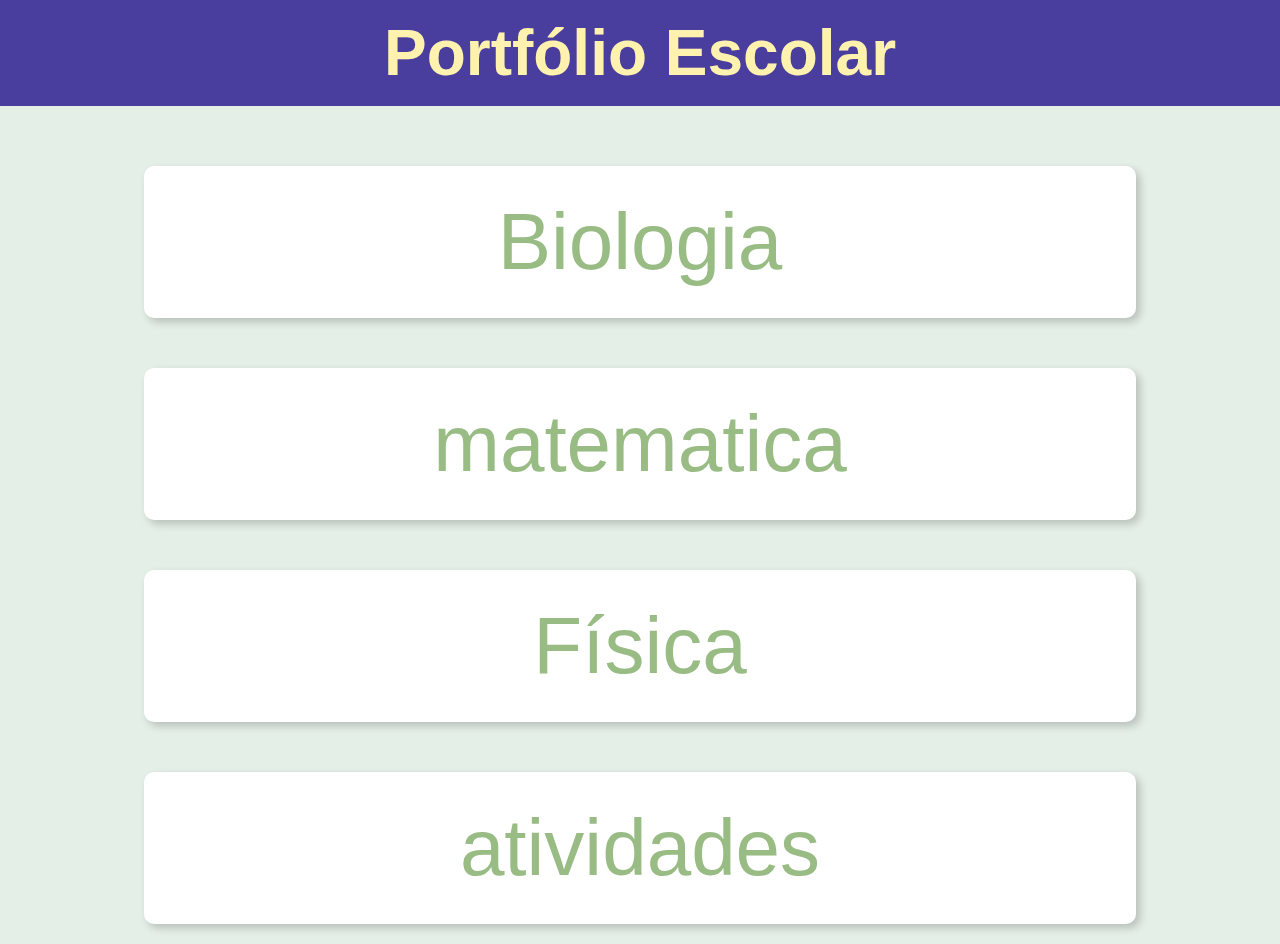
<file: index.html>
<!DOCTYPE html>
<html lang="pt-br">

<head>
    <meta charset="UTF-8">
    <meta http-equiv="X-UA-Compatible" content="IE=edge">
    <meta name="viewport" content="width=device-width, initial-scale=1.0">
    <title>Portfólio</title>
    <link rel="stylesheet" href="styles.css">
    <link href="https://fonts.googleapis.com/icon?family=Material+Icons" rel="stylesheet">

</head>

<body>
    <header>
        <div class="portfolio">
            <h1>Portfólio Escolar</h1>
        </div>
    </header>
    
    <main>
        <section class="container">
            <div class="disciplina">
                <a href="biologia.html"> Biologia</a>
            </div>
             <div class="disciplina">
                <a href="matematica.html"> matematica</a>
            </div>
            <div class="disciplina">
                <a href="fisica.html"> Física</a>
            </div>
            <div class="disciplina">
                <a href="#"> atividades</a>
            </div>
        </section>
    </main>
    <footer></footer>
</body>

</html>
</file>
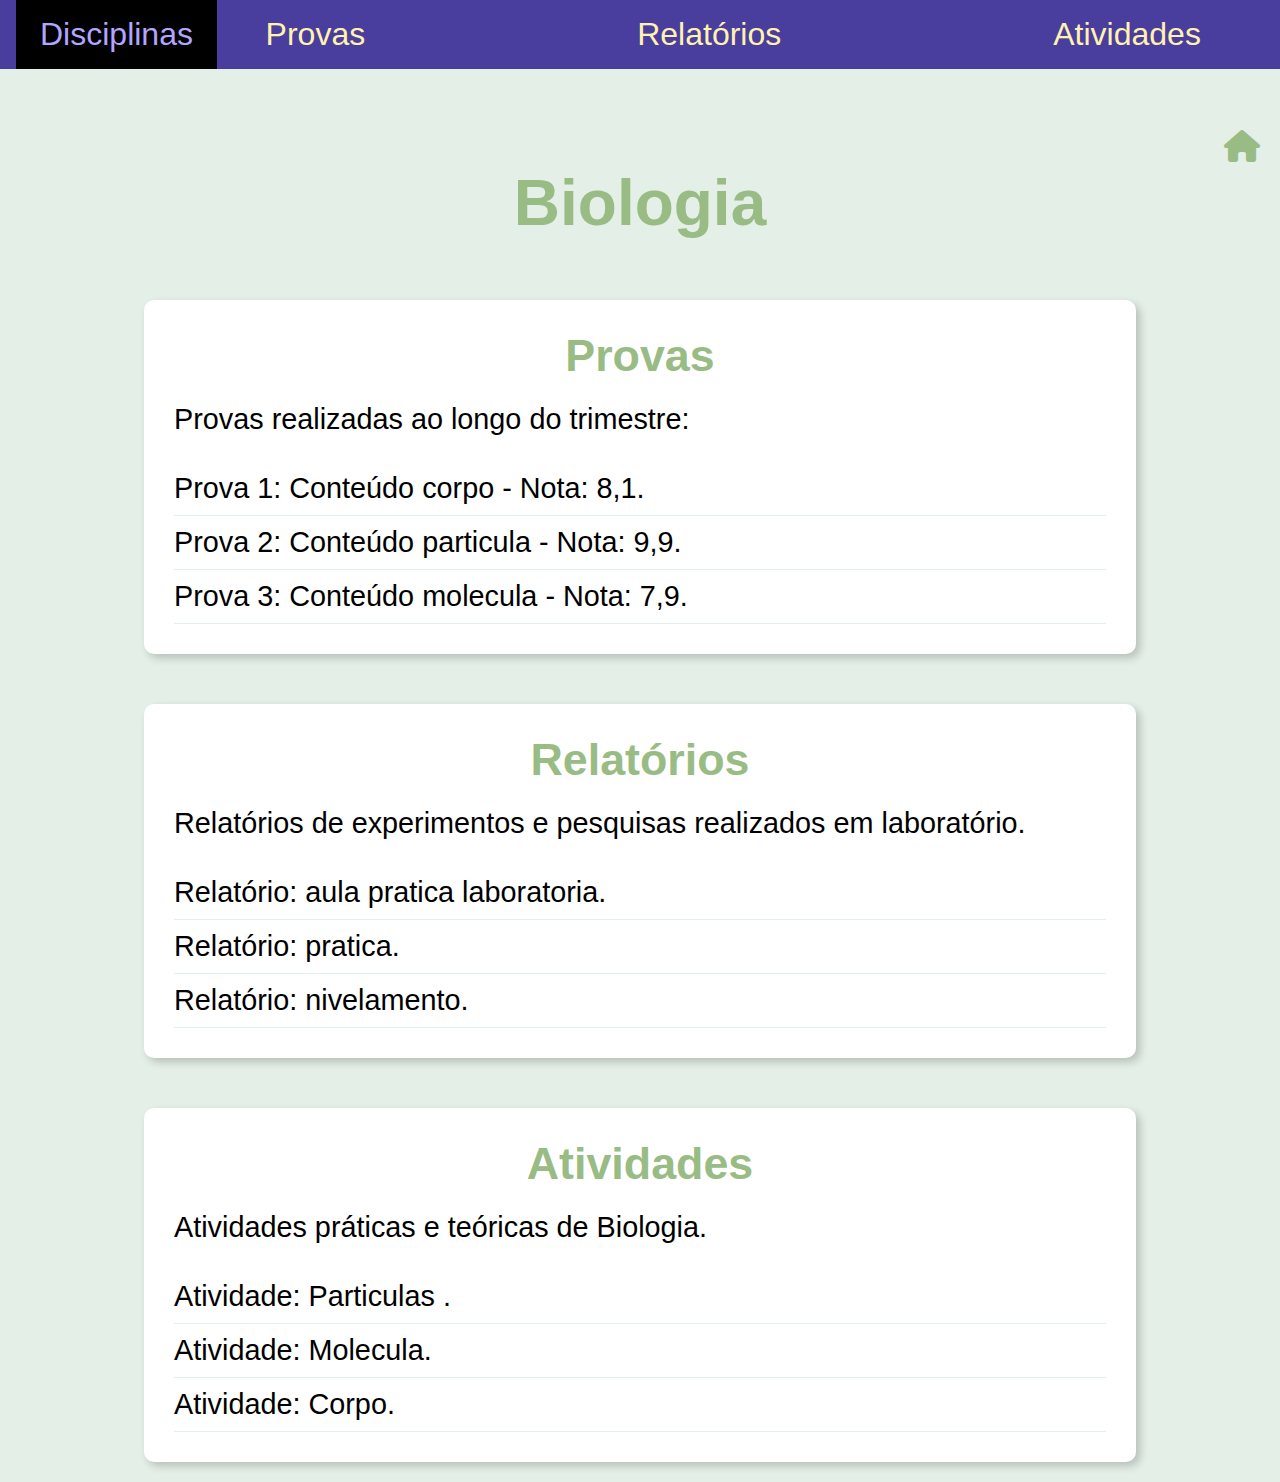
<file: biologia.html>
<!DOCTYPE html>
<html lang="pt-br">

<head>
    <meta charset="UTF-8">
    <meta http-equiv="X-UA-Compatible" content="IE=edge">
    <meta name="viewport" content="width=device-width, initial-scale=1.0">
    <title>Portfólio de Biologia</title>
    <link rel="stylesheet" href="biologia.css">
    <link rel="stylesheet" href="https://cdnjs.cloudflare.com/ajax/libs/font-awesome/6.7.2/css/all.min.css"
        integrity="sha512-Evv84Mr4kqVGRNSgIGL/F/aIDqQb7xQ2vcrdIwxfjThSH8CSR7PBEakCr51Ck+w+/U6swU2Im1vVX0SVk9ABhg=="
        crossorigin="anonymous" referrerpolicy="no-referrer" />
    <link href="https://fonts.googleapis.com/icon?family=Material+Icons" rel="stylesheet">

</head>

<body>
    <header>

        <div class="menu-disciplina">
            <input type="checkbox" id="menu-toggle">
            <label for="menu-toggle" class="botao-disciplinas">Disciplinas</label>
            <div class="lista-vertical">
                <a href="#">Matemática</a>
                <a href="#">Física</a>
                <a href="#">Química</a>
            </div>
        </div>


        <div class="links-principais">
            <ul class="lista-horizontal">
                <li><a href="#provas">Provas</a></li>
                <li><a href="#relatorios">Relatórios</a></li>
                <li><a href="#atividades">Atividades</a></li>
            </ul>
        </div>
    </header>
    <main>
        <!-- section.class1>div*3.class2>h2+p -->
        <div class="home">
            <a href="./index.html"><i class="fa-solid fa-house"></i></a>
        </div>
        <!-- section.class>div*3.class2>h2+p -->
        <h1>Biologia</h1>
        <section class="biologia-container">
            <div id="provas" class="conteudo">
                <h2>Provas</h2>
                <p>Provas realizadas ao longo do trimestre:</p>
                <ul>
                    <li>Prova 1: Conteúdo corpo - Nota: 8,1.<span class="block"> <br>gripe</span>
                    </li>
                    <li>Prova 2: Conteúdo particula - Nota: 9,9.</li>
                    <li>Prova 3: Conteúdo molecula - Nota: 7,9.</li>
                </ul>
            </div>
            <div id="relatorios" class="conteudo">
                <h2>Relatórios</h2>
                <p>Relatórios de experimentos e pesquisas realizados em laboratório.</p>
                <ul>
                    <li>Relatório: aula pratica laboratoria. <span class="opacidade"> <br>covid19</span></li>
                    <li>Relatório: pratica. <span class="opacidade"> <br>molecula</span></li>
                    <li>Relatório: nivelamento.</li>
                </ul>
            </div>
            <div id="atividades" class="conteudo">
                <h2>Atividades</h2>
                <p>Atividades práticas e teóricas de Biologia.</p>
                <ul>
                    <li>Atividade: Particulas .</li>
                    <li>Atividade: Molecula.</li>
                    <li>Atividade: Corpo.</li>
                </ul>
            </div>
        </section>
    </main>
    <footer></footer>
</body>

</html>
</file>
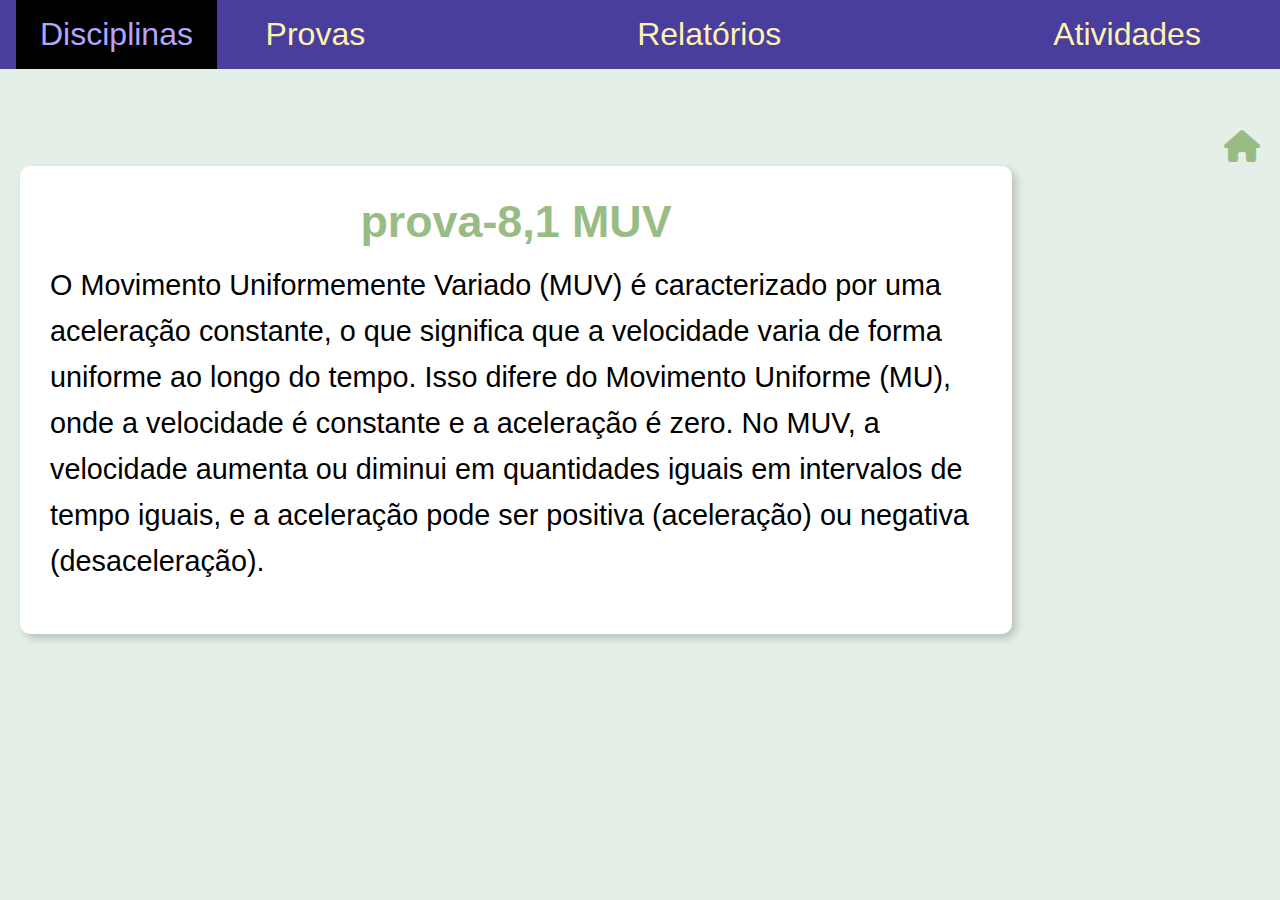
<file: fisica.html>
<!DOCTYPE html>
<html lang="pt-br">

<head>
    <meta charset="UTF-8">
    <meta http-equiv="X-UA-Compatible" content="IE=edge">
    <meta name="viewport" content="width=device-width, initial-scale=1.0">
    <title>Portfólio de fisica</title>
    <link rel="stylesheet" href="biologia.css">
    <link rel="stylesheet" href="https://cdnjs.cloudflare.com/ajax/libs/font-awesome/6.7.2/css/all.min.css"
        integrity="sha512-Evv84Mr4kqVGRNSgIGL/F/aIDqQb7xQ2vcrdIwxfjThSH8CSR7PBEakCr51Ck+w+/U6swU2Im1vVX0SVk9ABhg=="
        crossorigin="anonymous" referrerpolicy="no-referrer" />
    <link href="https://fonts.googleapis.com/icon?family=Material+Icons" rel="stylesheet">

</head>

<body>
    <header>

        <div class="menu-disciplina">
            <input type="checkbox" id="menu-toggle">
            <label for="menu-toggle" class="botao-disciplinas">Disciplinas</label>
            <div class="lista-vertical">
                <a href="#">Matemática</a>
                <a href="#">Física</a>
                <a href="#">atividades</a>
            </div>
        </div>


        <div class="links-principais">
            <ul class="lista-horizontal">
                <li><a href="#provas">Provas</a></li>
                <li><a href="#relatorios">Relatórios</a></li>
                <li><a href="#atividades">Atividades</a></li>
            </ul>
        </div>
    </header>
    <main>
        <div class="home">
            <a href="./index.html"><i class="fa-solid fa-house"></i></a>
        </div>
        <section class="fisica.container">
            <div class="conteudo">
                <h2>prova-8,1 MUV</h2>
                <p> O Movimento Uniformemente Variado (MUV) é caracterizado por uma aceleração constante, o que significa que a velocidade varia de forma uniforme ao longo do 
                    tempo. Isso difere do Movimento Uniforme (MU), onde a velocidade é constante e a aceleração é zero. No MUV, a velocidade aumenta ou diminui em quantidades 
                    iguais em intervalos de tempo iguais, e a aceleração pode ser positiva (aceleração) ou negativa (desaceleração). </p>
            </div>
            <div class="class2">
                <h2></h2>
                <p></p>
            </div>
            <div class="class2">
                <h2></h2>
                <p></p>
            </div>
        </section>
</file>
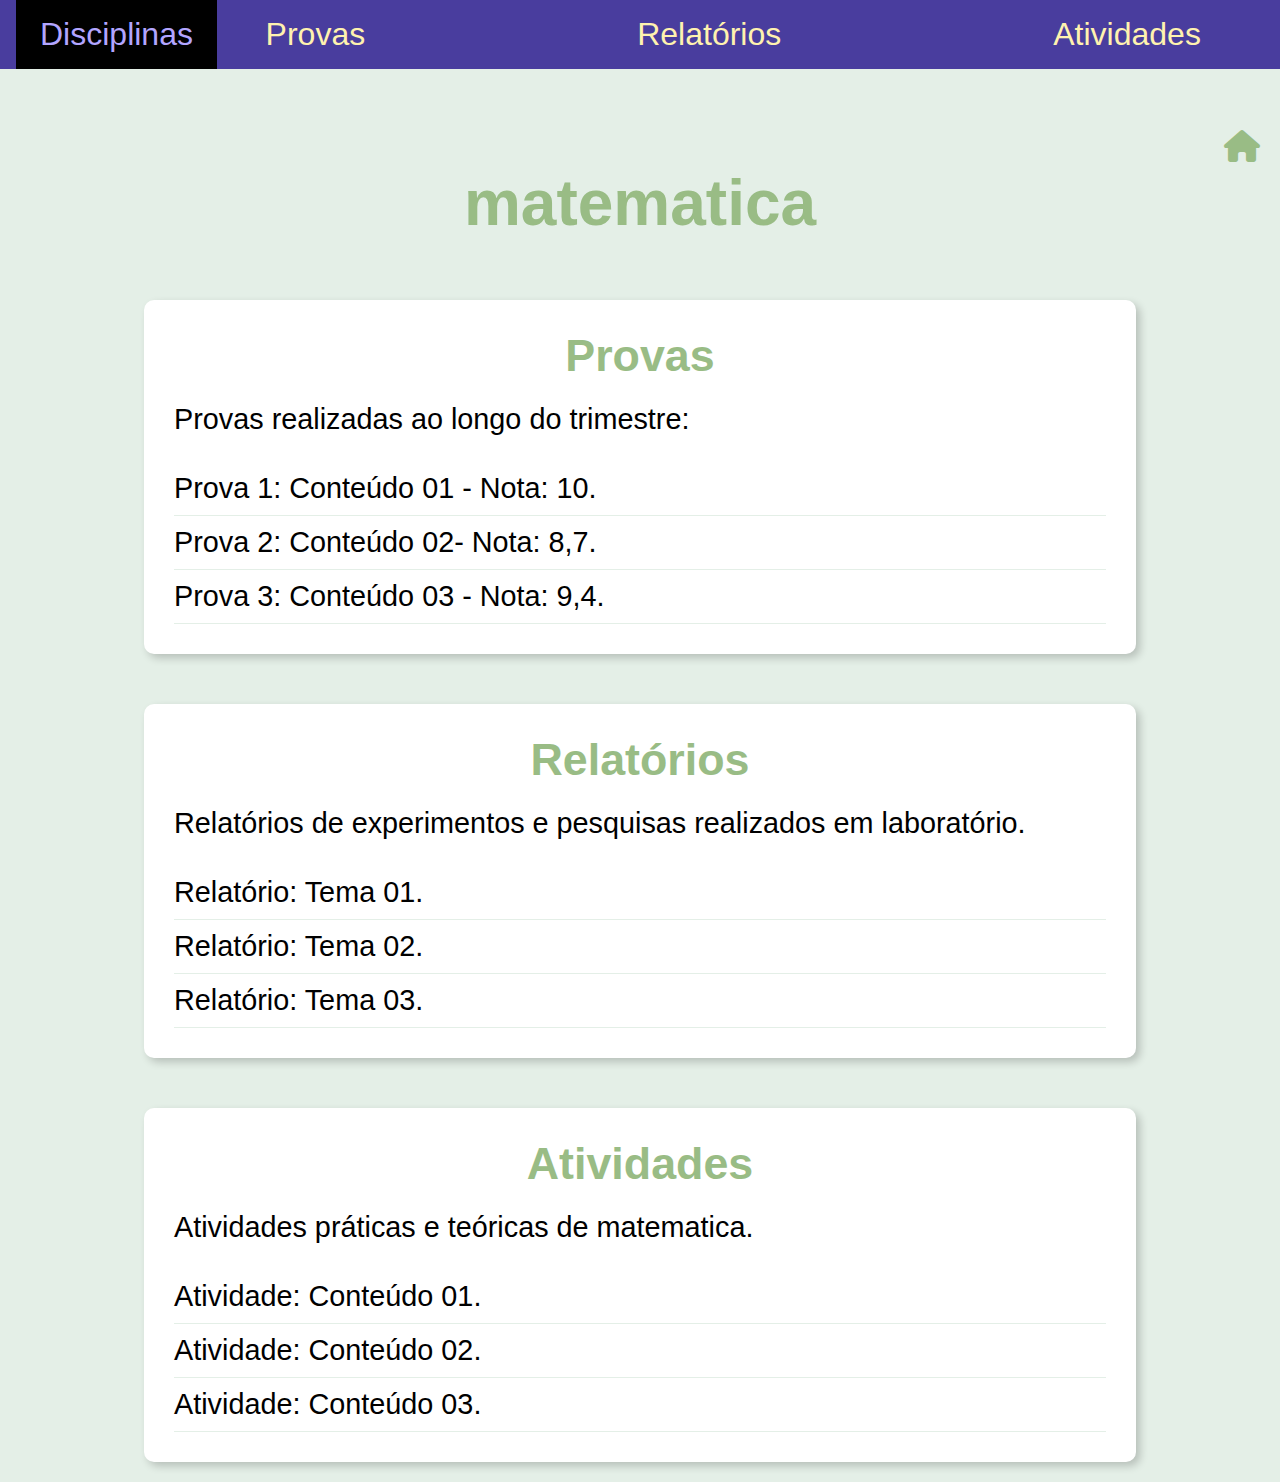
<file: matematica.html>
<!DOCTYPE html>
<html lang="pt-br">

<head>
    <meta charset="UTF-8">
    <meta http-equiv="X-UA-Compatible" content="IE=edge">
    <meta name="viewport" content="width=device-width, initial-scale=1.0">
    <title>Portfólio de matematica</title>
    <link rel="stylesheet" href="matematica.css">
    <link rel="stylesheet" href="https://cdnjs.cloudflare.com/ajax/libs/font-awesome/6.7.2/css/all.min.css"
        integrity="sha512-Evv84Mr4kqVGRNSgIGL/F/aIDqQb7xQ2vcrdIwxfjThSH8CSR7PBEakCr51Ck+w+/U6swU2Im1vVX0SVk9ABhg=="
        crossorigin="anonymous" referrerpolicy="no-referrer" />
    <link href="https://fonts.googleapis.com/icon?family=Material+Icons" rel="stylesheet">

</head>

<body>
    <header>

        <div class="menu-disciplina">
            <input type="checkbox" id="menu-toggle">
            <label for="menu-toggle" class="botao-disciplinas">Disciplinas</label>
            <div class="lista-vertical">
                <a href="#">Biologia</a>
                <a href="#">Física</a>
                <a href="#">Química</a>
            </div>
        </div>


        <div class="links-principais">
            <ul class="lista-horizontal">
                <li><a href="#provas">Provas</a></li>
                <li><a href="#relatorios">Relatórios</a></li>
                <li><a href="#atividades">Atividades</a></li>
            </ul>
        </div>
    </header>
    <main>
        <div class="home">
            <a href="./index.html"><i class="fa-solid fa-house"></i></a>
        </div>
        <h1>matematica</h1>
        <section class="matematica-container">
            <div id="provas" class="conteudo">
                <h2>Provas</h2>
                <p>Provas realizadas ao longo do trimestre:</p>
                <ul>
                    <li>Prova 1: Conteúdo 01 - Nota: 10.<span class="block"> <br>funções e logaritimo</span>
                    </li>
                    <li>Prova 2: Conteúdo 02- Nota: 8,7.<span class="block"> <br> Tabalhamos tirgonomeria e formas plas e suas propriedades </span>
                </li>
                    <li>Prova 3: Conteúdo 03 - Nota: 9,4.<span class="block"><br>
                    porcentagem</span>
                </li>
                </ul>
            </div>
            <div id="relatorios" class="conteudo">
                <h2>Relatórios</h2>
                <p>Relatórios de experimentos e pesquisas realizados em laboratório.</p>
                <ul>
                    <li>Relatório: Tema 01. <span class="opacidade"> <br>Uma função matemática é uma relação entre dois conjuntos, onde cada elemento do primeiro conjunto (domínio)
                         é associado a um único elemento do segundo conjunto (contradomínio).</span></li>
                    <li>Relatório: Tema 02.</li>
                    <li>Relatório: Tema 03.</li>
                </ul>
            </div>
            <div id="atividades" class="conteudo">
                <h2>Atividades</h2>
                <p>Atividades práticas e teóricas de matematica.</p>
                <ul>
                    <li>Atividade: Conteúdo 01.</li>
                    <li>Atividade: Conteúdo 02.</li>
                    <li>Atividade: Conteúdo 03.</li>
                </ul>
            </div>
        </section>
    </main>
    <footer></footer>
</body>

</html>
</file>
<file: styles.css>
* {
    margin: 0;
    padding: 0;
    box-sizing: border-box;
}

:root{
    --preto: #000000;
    --marinho: #493D9E;
    --amarelo-claro:#FFF2AF;
    --roxo-claro:#B2A5FF;
    --verde: #99BC85;
    --azul-claro: #E4EFE7;
    --branco: #FFFFFF;
    --marron-claro: #FAF1E6;
}

body{
    height: 100vh;
    box-sizing: border-box;
    background-color: var(--azul-claro);
    color: var(--preto);
    font-size: 16px;
    font-family: Arial, Helvetica, sans-serif;
}

header {
    display: flex; 
    width: 100%;
    background-color: var(--marinho);
    padding: 1rem;
    justify-content: center;
}

.portfolio h1{
    font-size: 4rem;
    color: var(--amarelo-claro);
}
main {
    margin: 40px auto;
    padding: 20px;
}


.container {
    display: flex;
    flex-direction: column;
    justify-content: space-between;
    align-items: center;
    gap: 50px;
    flex-wrap: wrap;
}

.disciplina {
    display: flex;
    justify-content: center;
    background-color: var(--branco);
    border-radius: 10px;
    padding: 30px;
    width: 80%;
    min-width: 280px;
    box-shadow: 4px 4px 8px rgba(0, 0, 0, 0.2);
    transition: transform 0.3s ease, box-shadow 0.3s ease;
}

.disciplina:hover {
    transform: translateY(-10px) scale(1.05);
    box-shadow: 0 0 0 25px rgba(0, 0, 0, 0.2);
}

.disciplina a {
    color: var(--verde);
    font-size: 5rem;
    text-decoration: none;
}
</file>
<file: biologia.css>
* {
    margin: 0;
    padding: 0;
    box-sizing: border-box;
}

:root {
    --preto: #000000;
    --marinho: #493D9E;
    --amarelo-claro: #FFF2AF;
    --roxo-claro: #B2A5FF;
    --verde: #99BC85;
    --azul-claro: #E4EFE7;
    --branco: #FFFFFF;
    --marron-claro: #FAF1E6;
}

body {
    height: 100vh;
    box-sizing: border-box;
    background-color: var(--azul-claro);
    color: var(--amarelo-claro);
    font-size: 16px;
    font-family: Arial, Helvetica, sans-serif;
}

header {
    display: flex;
    width: 100%;
    background-color: var(--marinho);
    padding: 1rem;
    position: relative;
    justify-content: center;
}


.menu-disciplina {
    width: 20%;
    display: inline-block;
}

.botao-disciplinas {
    cursor: pointer;
    font-size: 2rem;
    background: none;
    background-color: var(--preto);
    border: none;
    padding: 1.05rem 1.5rem;
    color: var(--roxo-claro);
}

#menu-toggle {
    display: none;
}

.lista-vertical {
    display: none;
    position: absolute;
    background-color: var(--roxo-claro);
    box-shadow: 0 2px 5px var(--marinho);
    min-width: 190px;
    z-index: 1;
    left: 1rem;
    top: 100%;
}

.lista-vertical a {
    color: var(--preto);
    padding: 0.75rem 1rem;
    text-decoration: none;
    font-size: 2rem;
    display: block;
    text-align: center;
}

.lista-vertical a:hover {
    background-color: var(--amarelo-claro);
}

#menu-toggle:checked~.lista-vertical {
    display: block;
}

#menu-toggle:checked+.botao-disciplinas {
    background-color: var(--amarelo-claro);
}

.links-principais {
    width: 80%;
    display: flex;
    justify-content: space-between;
    align-items: center;
}


.lista-horizontal {
    list-style: none;
    display: flex;
    font-size: 2rem;
    gap: 17rem;
}


.lista-horizontal a {
    text-decoration: none;
    color: var(--amarelo-claro);
}

.lista-horizontal a:hover {
    color: var(--preto);
}

main {
    margin: 40px auto;
    padding: 20px;
}

h1 {
    text-align: center;
    color: var(--verde);
    margin-bottom: 60px;
    font-size: 4rem;
}

.biologia-container {
    display: flex;
    flex-direction: column;
    justify-content: space-between;
    align-items: center;
    gap: 50px;
    flex-wrap: wrap;
}

.conteudo {
    background-color: var(--branco);
    border-radius: 10px;
    padding: 30px;
    width: 80%;
    min-width: 280px;
    box-shadow: 4px 4px 8px rgba(0, 0, 0, 0.2);
    transition: transform 0.3s ease, box-shadow 0.3s ease;
}

.conteudo:hover {
    transform: translateY(-10px) scale(1.05);
    box-shadow: 0 0 0 25px rgba(0, 0, 0, 0.2);
}

.conteudo h2 {
    display: flex;
    justify-content: center;
    color: var(--verde);
    margin-bottom: 15px;
    font-size: 2.8rem;
}

.conteudo p {
    line-height: 1.6;
    color: var(--preto);
    margin-bottom: 20px;
    font-size: 1.8rem;
}

.conteudo ul {
    list-style-type: none;
    font-size: 1.8rem;
}

.conteudo ul li {
    padding: 10px 0;
    border-bottom: 1px solid var(--azul-claro);
    transition: transform 0.5s ease;
    color: var(--preto);
}

.conteudo ul li:hover {
    transform: translateX(10px);
    color: var(--verde);
}

.home {
    display: flex;
    justify-content: flex-end;
}

.home a {
    font-size: 2rem;
    color: var(--verde);
}

.conteudo ul li .block {
    display: none;
}

.conteudo ul li:hover .block {
    display: block;
    text-align: justify;
    color: var(--marinho);
    margin-bottom: 5px;
}

.opacidade {
    display: block;
    opacity: 0;
    max-height: 0;
    overflow: hidden;
    transition: opacity 1.5s ease, max-height 1.5s ease;
    color: var(--marinho);
    text-align: justify;
    margin: 0;
    padding: 0;
}

.conteudo ul li:hover .opacidade {
    opacity: 1;
    max-height: 320px;
    text-align: justify;
    color: var(--marinho);
    margin-bottom: 5px;
}
</file>
<file: matematica.css>
* {
    margin: 0;
    padding: 0;
    box-sizing: border-box;
}

:root {
    --preto: #000000;
    --marinho: #493D9E;
    --amarelo-claro: #FFF2AF;
    --roxo-claro: #B2A5FF;
    --verde: #99BC85;
    --azul-claro: #E4EFE7;
    --branco: #FFFFFF;
    --marron-claro: #FAF1E6;
}

body {
    height: 100vh;
    box-sizing: border-box;
    background-color: var(--azul-claro);
    color: var(--amarelo-claro);
    font-size: 16px;
    font-family: Arial, Helvetica, sans-serif;
}

header {
    display: flex;
    width: 100%;
    background-color: var(--marinho);
    padding: 1rem;
    position: relative;
    justify-content: center;
}


.menu-disciplina {
    width: 20%;
    display: inline-block;
}

.botao-disciplinas {
    cursor: pointer;
    font-size: 2rem;
    background: none;
    background-color: var(--preto);
    border: none;
    padding: 1.05rem 1.5rem;
    color: var(--roxo-claro);
}

#menu-toggle {
    display: none;
}

.lista-vertical {
    display: none;
    position: absolute;
    background-color: var(--roxo-claro);
    box-shadow: 0 2px 5px var(--marinho);
    min-width: 190px;
    z-index: 1;
    left: 1rem;
    top: 100%;
}

.lista-vertical a {
    color: var(--preto);
    padding: 0.75rem 1rem;
    text-decoration: none;
    font-size: 2rem;
    display: block;
    text-align: center;
}

.lista-vertical a:hover {
    background-color: var(--amarelo-claro);
}

#menu-toggle:checked~.lista-vertical {
    display: block;
}

#menu-toggle:checked+.botao-disciplinas {
    background-color: var(--amarelo-claro);
}

.links-principais {
    width: 80%;
    display: flex;
    justify-content: space-between;
    align-items: center;
}


.lista-horizontal {
    list-style: none;
    display: flex;
    font-size: 2rem;
    gap: 17rem;
}


.lista-horizontal a {
    text-decoration: none;
    color: var(--amarelo-claro);
}

.lista-horizontal a:hover {
    color: var(--preto);
}

main {
    margin: 40px auto;
    padding: 20px;
}

h1 {
    text-align: center;
    color: var(--verde);
    margin-bottom: 60px;
    font-size: 4rem;
}

.matematica-container {
    display: flex;
    flex-direction: column;
    justify-content: space-between;
    align-items: center;
    gap: 50px;
    flex-wrap: wrap;
}

.conteudo {
    background-color: var(--branco);
    border-radius: 10px;
    padding: 30px;
    width: 80%;
    min-width: 280px;
    box-shadow: 4px 4px 8px rgba(0, 0, 0, 0.2);
    transition: transform 0.3s ease, box-shadow 0.3s ease;
}

.conteudo:hover {
    transform: translateY(-10px) scale(1.05);
    box-shadow: 0 0 0 25px rgba(0, 0, 0, 0.2);
}

.conteudo h2 {
    display: flex;
    justify-content: center;
    color: var(--verde);
    margin-bottom: 15px;
    font-size: 2.8rem;
}

.conteudo p {
    line-height: 1.6;
    color: var(--preto);
    margin-bottom: 20px;
    font-size: 1.8rem;
}

.conteudo ul {
    list-style-type: none;
    font-size: 1.8rem;
}

.conteudo ul li {
    padding: 10px 0;
    border-bottom: 1px solid var(--azul-claro);
    transition: transform 0.5s ease;
    color: var(--preto);
}

.conteudo ul li:hover {
    transform: translateX(10px);
    color: var(--verde);
}

.home {
    display: flex;
    justify-content: flex-end;
}

.home a {
    font-size: 2rem;
    color: var(--verde);
}

.conteudo ul li .block {
    display: none;
}

.conteudo ul li:hover .block {
    display: block;
    text-align: justify;
    color: var(--marinho);
    margin-bottom: 5px;
}

.opacidade {
    display: block;
    opacity: 0;
    max-height: 0;
    overflow: hidden;
    transition: opacity 1.5s ease, max-height 1.5s ease;
    color: var(--marinho);
    text-align: justify;
    margin: 0;
    padding: 0;
}

.conteudo ul li:hover .opacidade {
    opacity: 1;
    max-height: 320px;
    text-align: justify;
    color: var(--marinho);
    margin-bottom: 5px;
}
</file>
